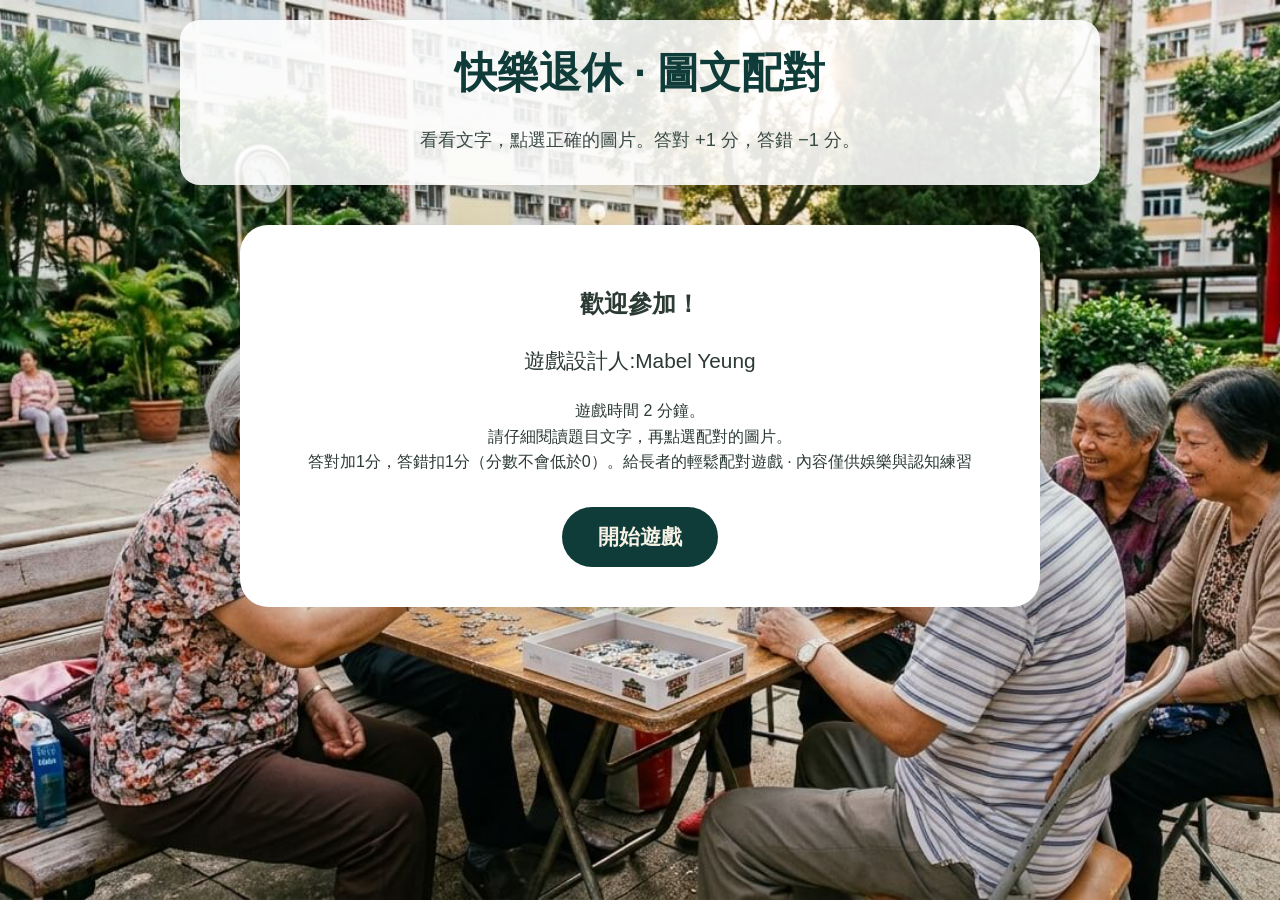
<file: retirement.html>
<!DOCTYPE html>
<html lang="zh-Hant">
<head>
<meta charset="UTF-8" />
<meta name="viewport" content="width=device-width, initial-scale=1" />
<title>快樂退休 · 配對遊戲</title>
<style>
  :root {
    --bg: #fdf6ee;
    --ink: #2c3a34;
    --teal: #1c635c;
    --deep: #0f3c38;
    --gold: #b5843a;
    --cream: #fff8ef;
    --paper: #fffdf9;
    --line: #e4dccb;
    --correct: #5d8d62;
    --wrong: #b85a45;
  }
  .prompt h2 {
    font-size: clamp(1.8rem, 4vw, 2.6rem);
    margin: 0;
    color: var(--deep);
    text-shadow:
      0 0 2px #fff,
      1px 1px 0 #fff,
      -1px -1px 0 #fff,
      1px -1px 0 #fff,
      -1px 1px 0 #fff;
  }
  * { box-sizing: border-box; }
  body {
    margin: 0;
    font-family: "Noto Sans TC", "PingFang HK", "Microsoft JhengHei", sans-serif;
   background-image: url('gamebg.jpg');
    background-size: cover;          /* Makes the image cover the entire screen */
    background-position: center;     /* Centers the image */
    background-repeat: no-repeat;    /* Prevents the image from tiling */
    background-attachment: fixed;
    color: var(--ink);
    line-height: 1.6;
    min-height: 100vh;
  }
  .wrap { max-width: 960px; margin: 0 auto; padding: 20px; }
  header {
    text-align: center;
    padding: 20px 16px 12px;
    background: rgba(255, 255, 255, 0.88);
    border-radius: 20px;
    box-shadow: 0 6px 20px rgba(0,0,0,.08);
    margin-bottom: 8px;
  }
  h1 { font-size: clamp(1.8rem, 4vw, 2.6rem); margin: 0 0 8px; color: var(--deep); }
  .subtitle { color: #3a4a44; font-size: 1.15rem; font-weight: 500; }
  .status-bar {
    display: flex; justify-content: space-between; align-items: center;
    background: white; border-radius: 20px; padding: 16px 24px; margin: 16px 0;
    box-shadow: 0 8px 24px rgba(0,0,0,.06); font-size: 1.5rem; font-weight: 700;
  }
  .timer { color: var(--gold); }
  .score { color: var(--teal); }
  .prompt {
    background: white; border-radius: 24px; padding: 24px; text-align: center;
    box-shadow: 0 10px 30px rgba(0,0,0,.08); margin-bottom: 20px;
  }
  .options {
    display: grid;
    grid-template-columns: repeat(auto-fit, minmax(200px, 1fr));
    gap: 16px;
    background: rgba(255, 255, 255, 0.75);
    border-radius: 24px;
    padding: 24px;
    box-shadow: 0 10px 30px rgba(0,0,0,.08);
    margin-bottom: 8px;
  }
  .option {
    background: white; border-radius: 20px; overflow: hidden; cursor: pointer;
    border: 3px solid transparent; transition: transform .15s, border-color .15s;
    box-shadow: 0 6px 18px rgba(0,0,0,.06);
  }
  .option:hover, .option:focus { transform: translateY(-4px); border-color: var(--teal); }
  .option img { width: 100%; height: 220px; object-fit: cover; display: block; }
  .option.correct { border-color: var(--correct); }
  .option.wrong { border-color: var(--wrong); }
  .feedback {
    text-align: center;
    font-size: 1.5rem;
    font-weight: 800;
    min-height: 48px;
    margin: 16px auto 8px;
    padding: 12px 20px;
    max-width: 280px;
    background: rgba(255, 255, 255, 0.88);
    border-radius: 16px;
    box-shadow: 0 4px 16px rgba(0,0,0,.08);
  }
  .feedback.ok { color: var(--correct); }
  .feedback.bad { color: var(--wrong); }
  .start-screen, .end-screen {
    background: white; border-radius: 28px; padding: 40px 30px; text-align: center;
    box-shadow: 0 16px 40px rgba(0,0,0,.1); max-width: 800px; margin: 40px auto;
  }
  .btn {
    display: inline-block; background: var(--deep); color: #f7f1e6; border: 0;
    padding: 16px 36px; border-radius: 999px; font-size: 1.3rem; font-weight: 800;
    cursor: pointer; margin-top: 16px; text-decoration: none;
  }
  .btn:hover { background: var(--teal); }
  .home-btn {
    background: var(--gold);
    color: #fff;
    border: 0;
    padding: 10px 18px;
    border-radius: 999px;
    font-size: 1.05rem;
    font-weight: 700;
    cursor: pointer;
    white-space: nowrap;
  }
  .home-btn:hover { background: #9a6e2e; }
  .hidden { display: none; }
  footer { text-align: center; color: #7a8a82; font-size: .9rem; padding: 20px; }
</style>
</head>
<body>
<div class="wrap">
  <header>
    <h1>快樂退休 · 圖文配對</h1>
    <p class="subtitle">看看文字，點選正確的圖片。答對 +1 分，答錯 −1 分。</p>
  </header>

  <div id="startScreen" class="start-screen">
    <h2>歡迎參加！</h2>
    <p style="font-size:1.3rem">遊戲設計人:Mabel Yeung</p>
       遊戲時間 2 分鐘。<br>請仔細閱讀題目文字，再點選配對的圖片。<br>答對加1分，答錯扣1分（分數不會低於0）。給長者的輕鬆配對遊戲 · 內容僅供娛樂與認知練習</p>
    <button class="btn" id="startBtn">開始遊戲</button>
  </div>

  <div id="gameScreen" class="hidden">
    <div class="status-bar">
      <div class="timer">剩餘時間：<span id="time">02:00</span></div>
      <div style="display:flex; align-items:center; gap:12px;">
        <div class="score">分數：<span id="score">0</span></div>
        <button class="home-btn" id="homeBtn" type="button">返回主頁</button>
      </div>
    </div>
    <div class="prompt">
      <h2 id="promptText">題目文字</h2>
    </div>
    <div class="options" id="options"></div>
    <div class="feedback" id="feedback"></div>
  </div>

  <div id="endScreen" class="end-screen hidden">
    <h2>遊戲結束</h2>
    <p style="font-size:1.4rem">你的分數：<strong id="finalScore">0</strong></p>
    <p id="endMsg" style="font-size:1.15rem"></p>
    <button class="btn" id="restartBtn">再玩一次</button>
  </div>


</div>

<script>
const ITEMS = [
  { text: "填字遊戲", img: "fwamk.jpg" },
  { text: "數獨挑戰", img: "eKuKX.jpg" },
  { text: "西洋棋對決", img: "tWNoe.jpg" },
  { text: "麻將組合", img: "JrDAQ.jpg" },
  { text: "編織毛線", img: "qy692.jpg" },
  { text: "素描繪畫", img: "dwBDx.jpg" },
  { text: "陶藝塑型", img: "bQOMX.jpg" },
  { text: "折紙藝術", img: "LHHBa.jpg" },
  { text: "刺繡工藝", img: "VD0yu.jpg" },
  { text: "書法", img: "GKl0X.jpg" },
  { text: "每日報紙", img: "DaELB.jpg" },
  { text: "有聲書", img: "z3Kyy.jpg" },
  { text: "日記撰寫", img: "U8weV.jpg" },
  { text: "朗讀詩歌", img: "5GRI5.jpg" },
  { text: "造訪圖書館", img: "ckjRE.jpg" },
  { text: "歷史紀錄片", img: "K2pcE.jpg" },
  { text: "地圖集", img: "2yjBA.jpg" },
  { text: "食譜收集", img: "dDzCu.jpg" },
  { text: "掛曆", img: "yiYFJ.jpg" },
  { text: "每日待辦清單", img: "GnA5S.jpg" },
  { text: "整理相冊", img: "JEkZB.jpg" },
  { text: "預算規劃", img: "w8URJ.jpg" },
  { text: "線上講座", img: "iXuBj.jpg" },
  { text: "植物種殖", img: "aAcfo.jpg" },
  { text: "烘焙麵包", img: "RMPyR.jpg" },
  { text: "鳥類圖鑑識別", img: "pVlQt.jpg" },
  { text: "星座圖譜", img: "jASfG.jpg" },
  { text: "樂器練習", img: "0T9Nq.jpg" },
  { text: "電話通話", img: "2tmbg.jpg" },
  { text: "視訊聊天", img: "I0tYx.jpg" },
  { text: "簡訊聯絡", img: "BKH6m.jpg" },
  { text: "手寫信件", img: "ngOeL.jpg" },
  { text: "寄送明信片", img: "BMi2r.jpg" },
  { text: "電子郵件", img: "J4mjs.jpg" },
  { text: "照片分享", img: "9LEGj.jpg" },
  { text: "家庭群組聊天", img: "JAgZ4.jpg" },
  { text: "孫子女探訪", img: "HQQBq.jpg" },
  { text: "全家福照片", img: "Huwn1.jpg" },
  { text: "傳承家常菜食譜", img: "mONeV.jpg" },
  { text: "傳授技藝", img: "P7jKi.jpg" },
  { text: "家族樹", img: "vDUTu.jpg" },
  { text: "慶祝生日", img: "4YepW.jpg" },
  { text: "節慶聚會", img: "2i0fF.jpg" },
  { text: "社區中心", img: "R9a4H.jpg" },
  { text: "長者小組聚會", img: "RiCYQ.jpg" },
  { text: "義工服務", img: "NPjci.jpg" },
  { text: "合唱團練習", img: "tvCJy.jpg" },
  { text: "餵養寵物", img: "tkctm.jpg" },
  { text: "帶狗散步", img: "RkSBJ.jpg" },
  { text: "行山", img: "hike.jpg" },
  { text: "太極", img: "taichi.jpg" },
  { text: "飲茶", img: "tea.jpg" }
];

let score = 0;
let timeLeft = 120;
let timerId = null;
let currentCorrect = null;
let roundActive = true;
const used = new Set();

function shuffle(arr) {
  const a = [...arr];
  for (let i = a.length - 1; i > 0; i--) {
    const j = Math.floor(Math.random() * (i + 1));
    [a[i], a[j]] = [a[j], a[i]];
  }
  return a;
}

function formatTime(s) {
  const m = Math.floor(s / 60).toString().padStart(2, "0");
  const sec = (s % 60).toString().padStart(2, "0");
  return `${m}:${sec}`;
}

function updateStatus() {
  document.getElementById("time").textContent = formatTime(timeLeft);
  document.getElementById("score").textContent = score;
}

function nextRound() {
  if (timeLeft <= 0) return endGame();
  roundActive = true;
  document.getElementById("feedback").textContent = "";
  document.getElementById("feedback").className = "feedback";

  // Pick unused item, or reset if all used
  let pool = ITEMS.filter((_, i) => !used.has(i));
  if (pool.length === 0) { used.clear(); pool = ITEMS; }
  const correctItem = pool[Math.floor(Math.random() * pool.length)];
  const correctIdx = ITEMS.indexOf(correctItem);
  used.add(correctIdx);
  currentCorrect = correctItem;

  document.getElementById("promptText").textContent = correctItem.text;

  // Pick 3 distractors
  const others = shuffle(ITEMS.filter(it => it !== correctItem)).slice(0, 3);
  const options = shuffle([correctItem, ...others]);

  const container = document.getElementById("options");
  container.innerHTML = "";
  options.forEach(opt => {
    const div = document.createElement("div");
    div.className = "option";
    div.tabIndex = 0;
    div.innerHTML = `<img src="${opt.img}" alt="${opt.text}" data-img="${opt.img}">`;
    div.onclick = () => choose(opt, div);
    div.onkeydown = e => { if (e.key === "Enter" || e.key === " ") choose(opt, div); };
    container.appendChild(div);
  });
}

function choose(chosen, el) {
  if (!roundActive) return;
  roundActive = false;
  const feedback = document.getElementById("feedback");
  if (chosen === currentCorrect) {
    score += 1;
    el.classList.add("correct");
    feedback.textContent = "答對了！+1";
    feedback.className = "feedback ok";
  } else {
    score = Math.max(0, score - 1);
    el.classList.add("wrong");
    feedback.textContent = "答錯了！−1";
    feedback.className = "feedback bad";
    // highlight correct
    [...document.querySelectorAll(".option")].forEach(optEl => {
      const img = optEl.querySelector("img");
      if (img && img.getAttribute("data-img") === currentCorrect.img) {
        optEl.classList.add("correct");
      }
    });
  }
  updateStatus();
  setTimeout(nextRound, 1400);
}

function startGame() {
  score = 0;
  timeLeft = 120;
  used.clear();
  updateStatus();
  document.getElementById("startScreen").classList.add("hidden");
  document.getElementById("endScreen").classList.add("hidden");
  document.getElementById("gameScreen").classList.remove("hidden");
  nextRound();
  timerId = setInterval(() => {
    timeLeft--;
    updateStatus();
    if (timeLeft <= 0) {
      clearInterval(timerId);
      endGame();
    }
  }, 1000);
}

function endGame() {
  clearInterval(timerId);
  document.getElementById("gameScreen").classList.add("hidden");
  document.getElementById("endScreen").classList.remove("hidden");
  document.getElementById("finalScore").textContent = score;
  const msg = score >= 15 ? "太棒了！你的觀察力很敏銳。" :
              score >= 8  ? "做得不錯，繼續保持活躍的心態！" :
              "慢慢來，多練習就會更熟練。";
  document.getElementById("endMsg").textContent = msg;
}

document.getElementById("startBtn").onclick = startGame;
document.getElementById("restartBtn").onclick = startGame;
document.getElementById("homeBtn").onclick = function() {
  clearInterval(timerId);
  document.getElementById("gameScreen").classList.add("hidden");
  document.getElementById("endScreen").classList.add("hidden");
  document.getElementById("startScreen").classList.remove("hidden");
};
</script>
</body>
</html>
</file>
